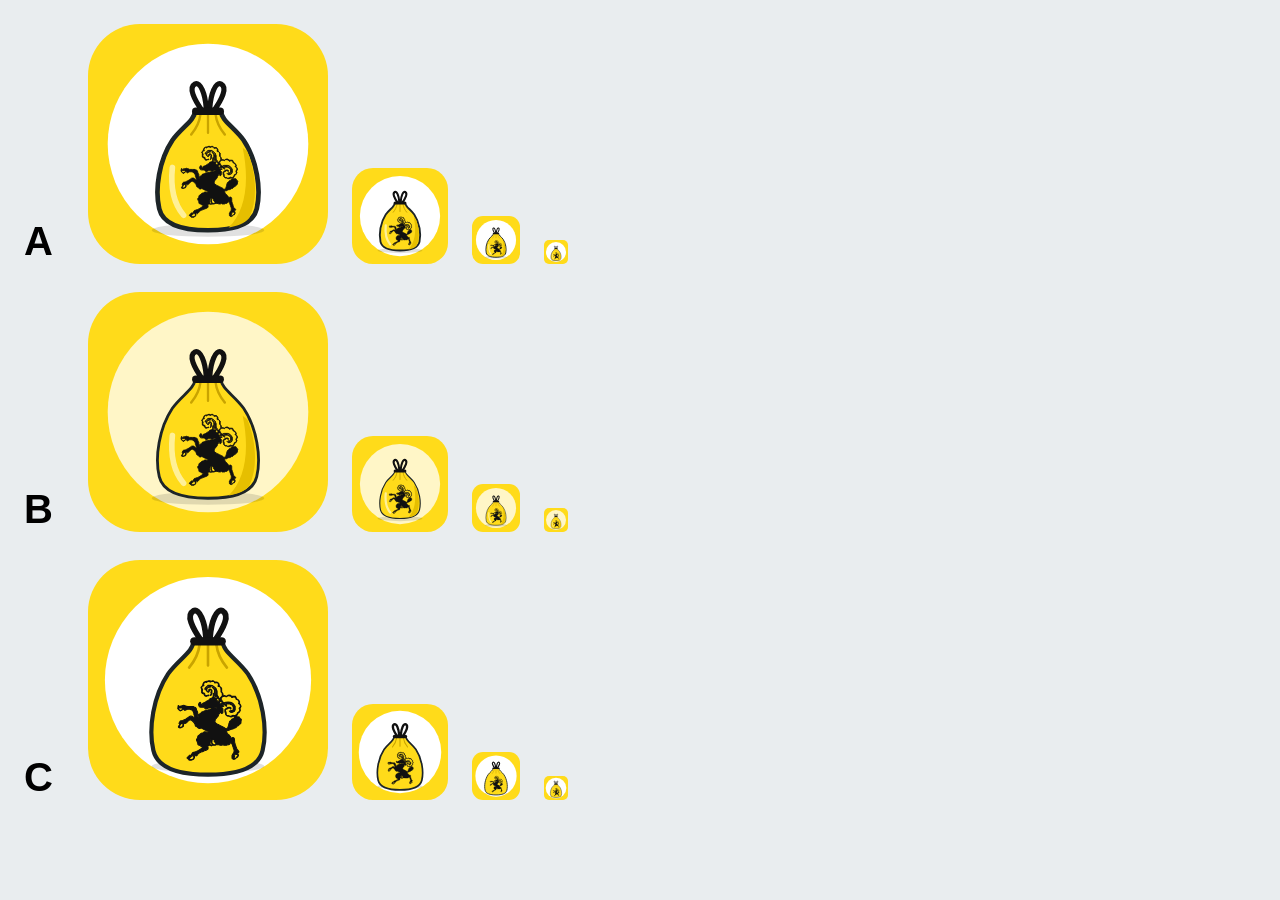
<file: img/vorlagen/entwuerfe/vorschau.html>
<!doctype html><meta charset="utf-8"><title>Icon-Entwürfe</title><body style="margin:24px;background:#e9edef"><div style="display:flex;align-items:end;gap:24px;margin:0 0 28px"><b style="font:700 40px sans-serif;width:40px">A</b><img src="entwurf-a.svg" width="240" style="border-radius:52px"><img src="entwurf-a.svg" width="96" style="border-radius:21px"><img src="entwurf-a.svg" width="48" style="border-radius:11px"><img src="entwurf-a.svg" width="24" style="border-radius:5px"></div><div style="display:flex;align-items:end;gap:24px;margin:0 0 28px"><b style="font:700 40px sans-serif;width:40px">B</b><img src="entwurf-b.svg" width="240" style="border-radius:52px"><img src="entwurf-b.svg" width="96" style="border-radius:21px"><img src="entwurf-b.svg" width="48" style="border-radius:11px"><img src="entwurf-b.svg" width="24" style="border-radius:5px"></div><div style="display:flex;align-items:end;gap:24px;margin:0 0 28px"><b style="font:700 40px sans-serif;width:40px">C</b><img src="entwurf-c.svg" width="240" style="border-radius:52px"><img src="entwurf-c.svg" width="96" style="border-radius:21px"><img src="entwurf-c.svg" width="48" style="border-radius:11px"><img src="entwurf-c.svg" width="24" style="border-radius:5px"></div></body>
</file>
